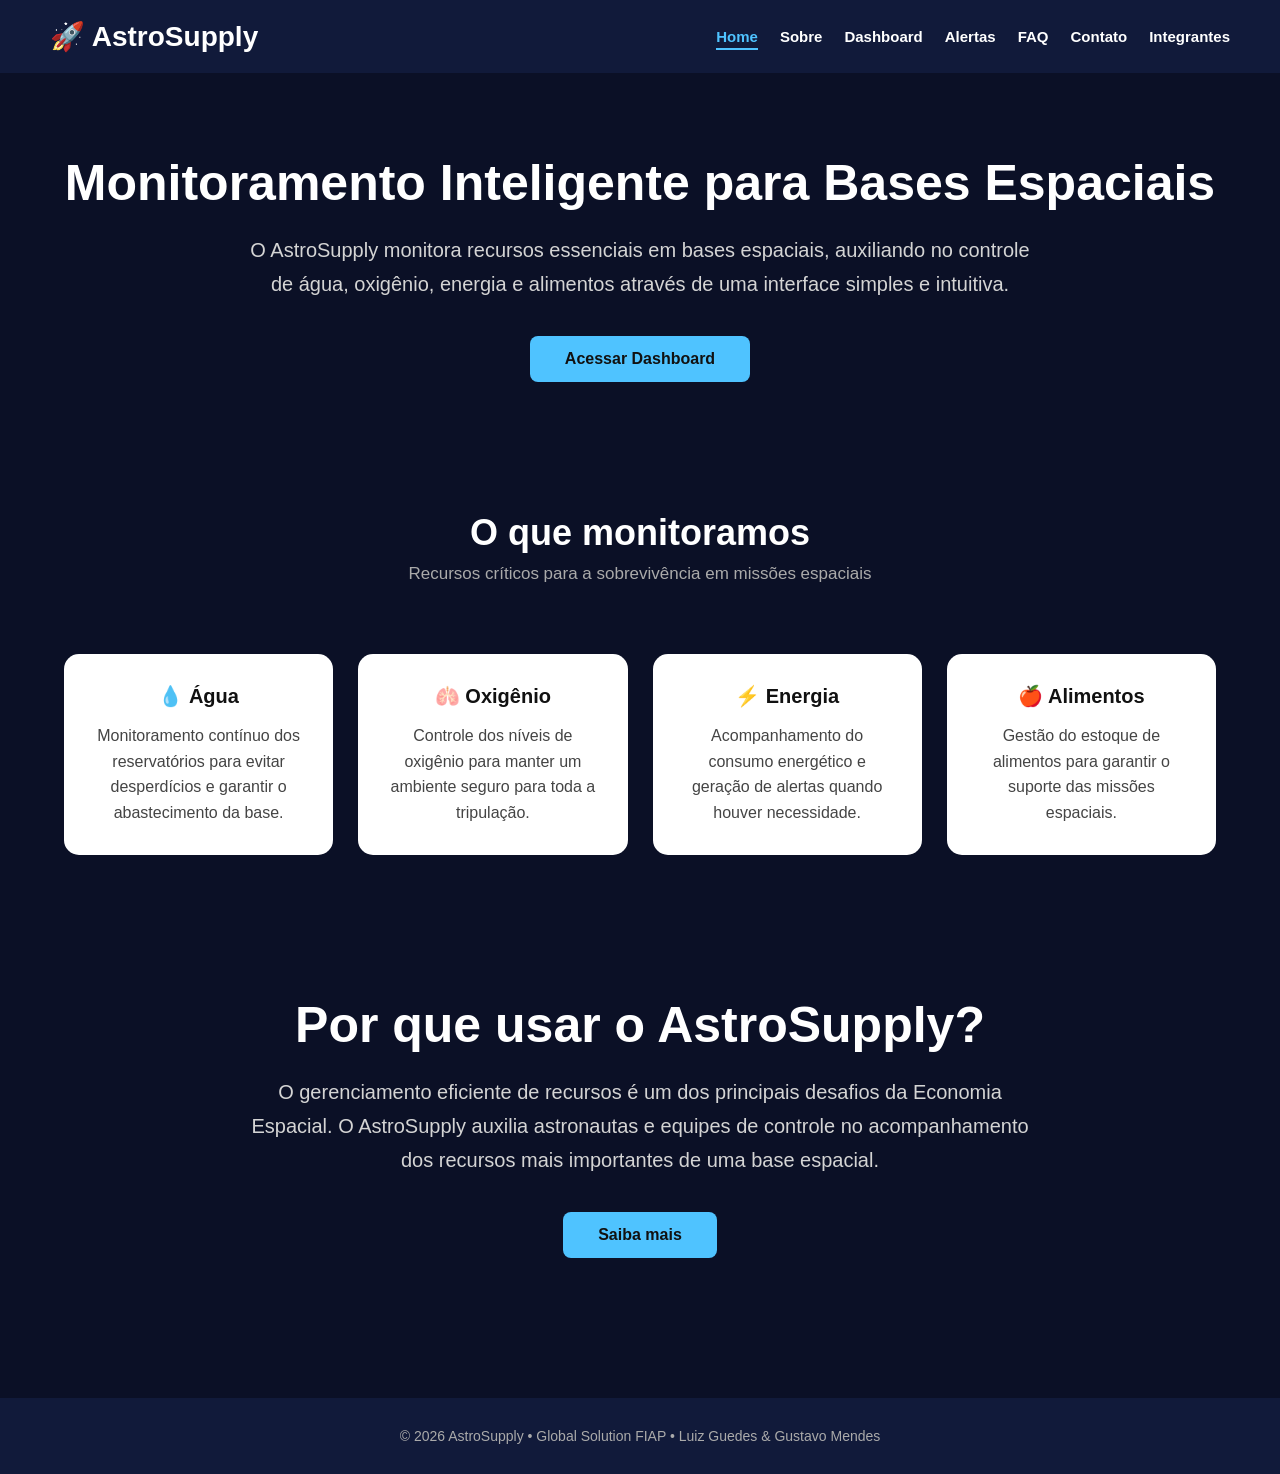
<file: index.html>
<!DOCTYPE html>
<html lang="pt-BR">

<head>
    <meta charset="UTF-8">
    <meta name="viewport" content="width=device-width, initial-scale=1.0">
    <title>AstroSupply</title>
    <link rel="stylesheet" href="css/style.css">
</head>

<body>

    <header>
        <div class="logo">
            🚀 <span>AstroSupply</span>
        </div>

        <button class="hamburguer" id="hamburguer" aria-label="Abrir menu">
            <span></span>
            <span></span>
            <span></span>
        </button>

        <nav id="menuNav">
            <ul>
                <li><a href="index.html">Home</a></li>
                <li><a href="sobre.html">Sobre</a></li>
                <li><a href="dashboard.html">Dashboard</a></li>
                <li><a href="alertas.html">Alertas</a></li>
                <li><a href="faq.html">FAQ</a></li>
                <li><a href="contato.html">Contato</a></li>
                <li><a href="integrantes.html">Integrantes</a></li>
            </ul>
        </nav>
    </header>

    <main>

        <section class="hero">
            <h1>Monitoramento Inteligente para Bases Espaciais</h1>
            <p>
                O AstroSupply monitora recursos essenciais em bases espaciais,
                auxiliando no controle de água, oxigênio, energia e alimentos
                através de uma interface simples e intuitiva.
            </p>
            <a href="dashboard.html" class="btn">Acessar Dashboard</a>
        </section>

        <section class="secao-titulo">
            <h2>O que monitoramos</h2>
            <p>Recursos críticos para a sobrevivência em missões espaciais</p>
        </section>

        <section class="cards">
            <div class="card">
                <h2>💧 Água</h2>
                <p>
                    Monitoramento contínuo dos reservatórios para evitar
                    desperdícios e garantir o abastecimento da base.
                </p>
            </div>

            <div class="card">
                <h2>🫁 Oxigênio</h2>
                <p>
                    Controle dos níveis de oxigênio para manter um ambiente
                    seguro para toda a tripulação.
                </p>
            </div>

            <div class="card">
                <h2>⚡ Energia</h2>
                <p>
                    Acompanhamento do consumo energético e geração de alertas
                    quando houver necessidade.
                </p>
            </div>

            <div class="card">
                <h2>🍎 Alimentos</h2>
                <p>
                    Gestão do estoque de alimentos para garantir o suporte
                    das missões espaciais.
                </p>
            </div>
        </section>

        <section class="hero">
            <h1>Por que usar o AstroSupply?</h1>
            <p>
                O gerenciamento eficiente de recursos é um dos principais
                desafios da Economia Espacial. O AstroSupply auxilia astronautas
                e equipes de controle no acompanhamento dos recursos mais
                importantes de uma base espacial.
            </p>
            <a href="sobre.html" class="btn">Saiba mais</a>
        </section>

    </main>

    <footer>
        <p>© 2026 AstroSupply • Global Solution FIAP • Luiz Guedes & Gustavo Mendes</p>
    </footer>

    <script src="js/script.js"></script>

</body>

</html>
</file>
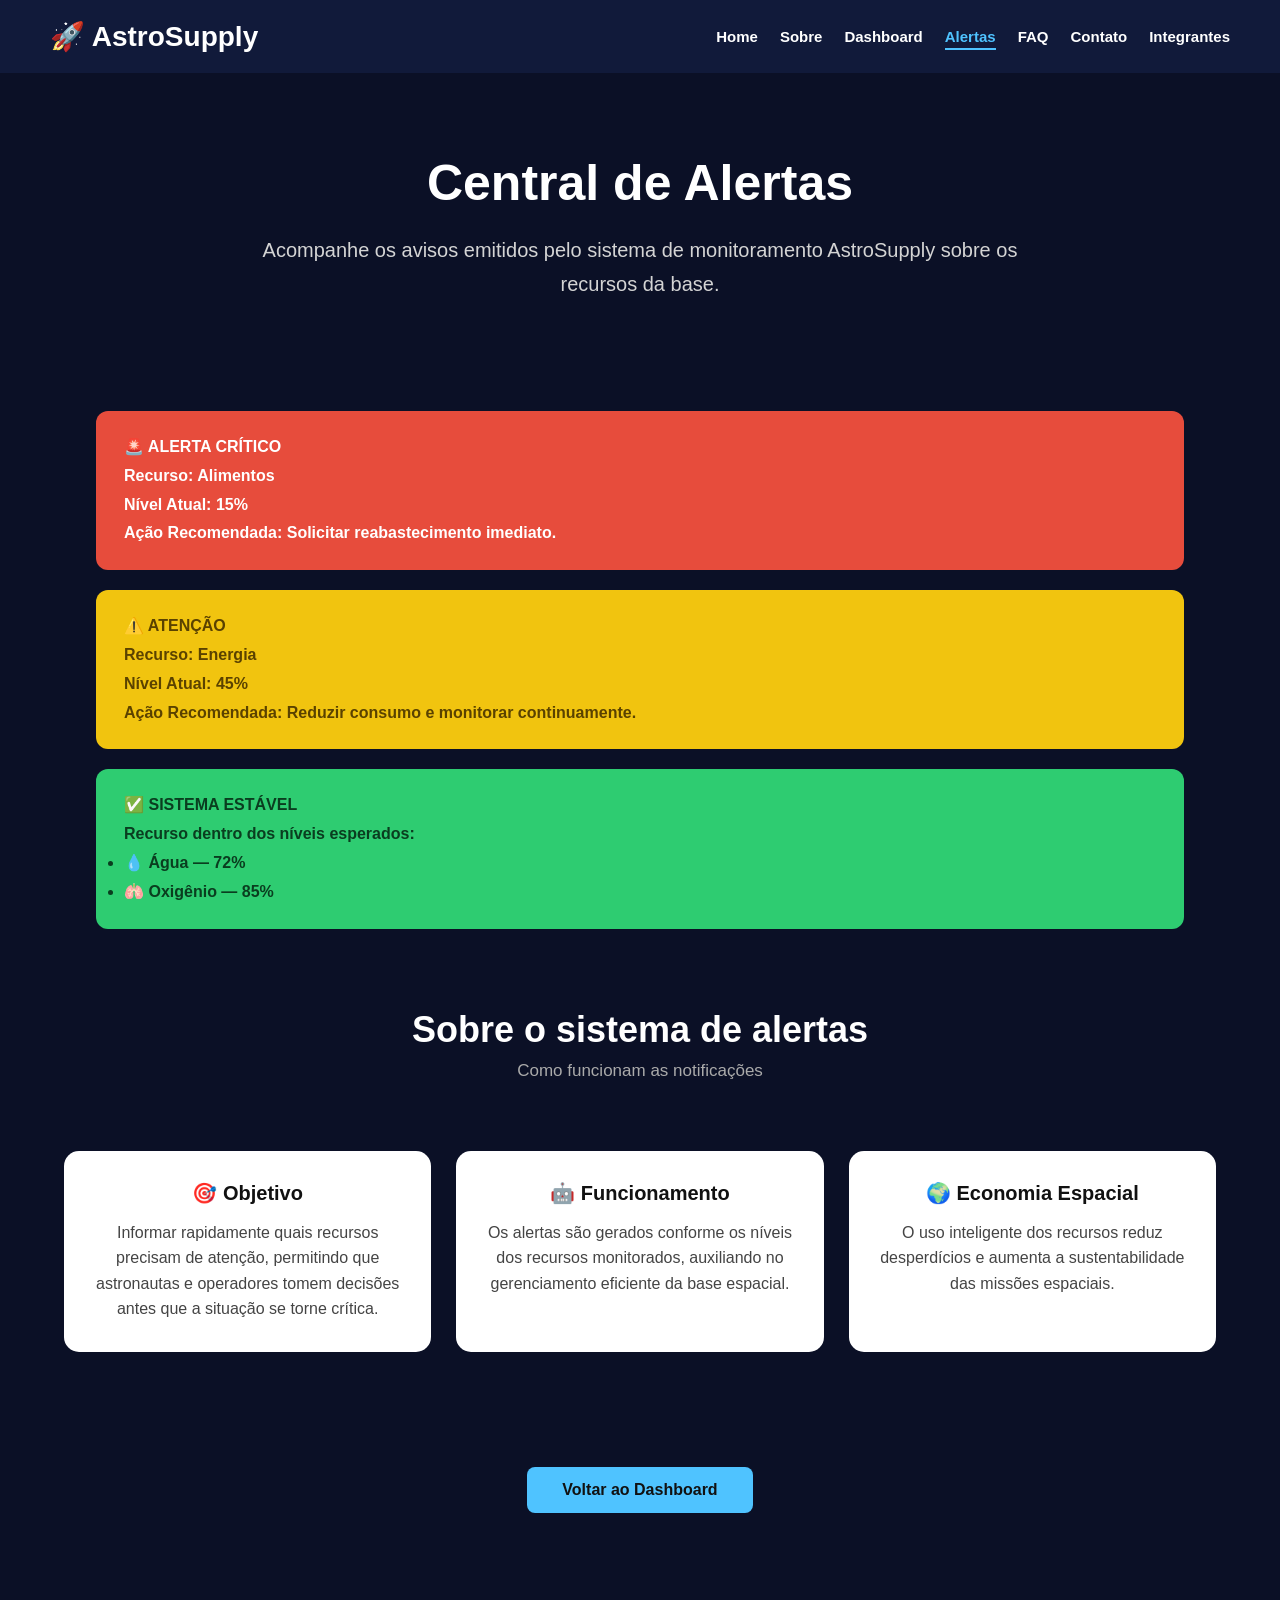
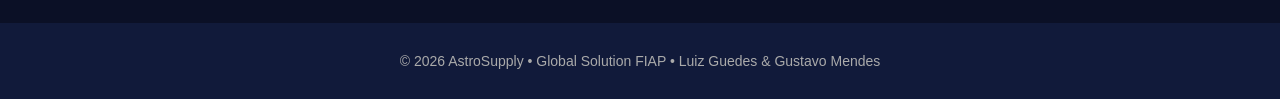
<file: alertas.html>
<!DOCTYPE html>
<html lang="pt-BR">
<head>
    <meta charset="UTF-8">
    <meta name="viewport" content="width=device-width, initial-scale=1.0">
    <title>Central de Alertas - AstroSupply</title>
    
    <link rel="stylesheet" href="css/style.css"> 
</head>
<body>

    <header>
        <div class="logo">
            🚀 <span>AstroSupply</span>
        </div>

        <button class="hamburguer" id="hamburguer" aria-label="Abrir menu">
            <span></span>
            <span></span>
            <span></span>
        </button>

        <nav id="menuNav">
            <ul>
                <li><a href="index.html">Home</a></li>
                <li><a href="sobre.html">Sobre</a></li>
                <li><a href="dashboard.html">Dashboard</a></li>
                <li><a href="alertas.html">Alertas</a></li>
                <li><a href="faq.html">FAQ</a></li>
                <li><a href="contato.html">Contato</a></li>
                <li><a href="integrantes.html">Integrantes</a></li>
            </ul>
        </nav>
    </header>

    <main>
        <section class="hero">
            <h1>Central de Alertas</h1>
            <p>
                Acompanhe os avisos emitidos pelo sistema de monitoramento
                AstroSupply sobre os recursos da base.
            </p>
        </section>

        <section class="alertas-lista">
            <div class="alerta vermelho">
                🚨 <strong>ALERTA CRÍTICO</strong>
                <p>Recurso: <strong>Alimentos</strong></p>
                <p>Nível Atual: <strong>15%</strong></p>
                <p>Ação Recomendada: Solicitar reabastecimento imediato.</p>
            </div>

            <div class="alerta amarelo">
                ⚠️ <strong>ATENÇÃO</strong>
                <p>Recurso: <strong>Energia</strong></p>
                <p>Nível Atual: <strong>45%</strong></p>
                <p>Ação Recomendada: Reduzir consumo e monitorar continuamente.</p>
            </div>

            <div class="alerta verde">
                ✅ <strong>SISTEMA ESTÁVEL</strong>
                <p>Recurso dentro dos níveis esperados:</p>
                <ul>
                    <li>💧 Água — 72%</li>
                    <li>🫁 Oxigênio — 85%</li>
                </ul>
            </div>
        </section>

        <section class="secao-titulo">
            <h2>Sobre o sistema de alertas</h2>
            <p>Como funcionam as notificações</p>
        </section>

        <section class="cards">
            <div class="card">
                <h2>🎯 Objetivo</h2>
                <p>
                    Informar rapidamente quais recursos precisam de atenção,
                    permitindo que astronautas e operadores tomem decisões
                    antes que a situação se torne crítica.
                </p>
            </div>

            <div class="card">
                <h2>🤖 Funcionamento</h2>
                <p>
                    Os alertas são gerados conforme os níveis dos recursos
                    monitorados, auxiliando no gerenciamento eficiente
                    da base espacial.
                </p>
            </div>

            <div class="card">
                <h2>🌍 Economia Espacial</h2>
                <p>
                    O uso inteligente dos recursos reduz desperdícios e
                    aumenta a sustentabilidade das missões espaciais.
                </p>
            </div>
        </section>

        <div class="secao-botao">
            <a href="dashboard.html" class="btn">Voltar ao Dashboard</a>
        </div>
    </main>

    <footer>
        <p>© 2026 AstroSupply • Global Solution FIAP • Luiz Guedes & Gustavo Mendes</p>
    </footer>

    <script src="js/script.js"></script>
</body>
</html>
</file>
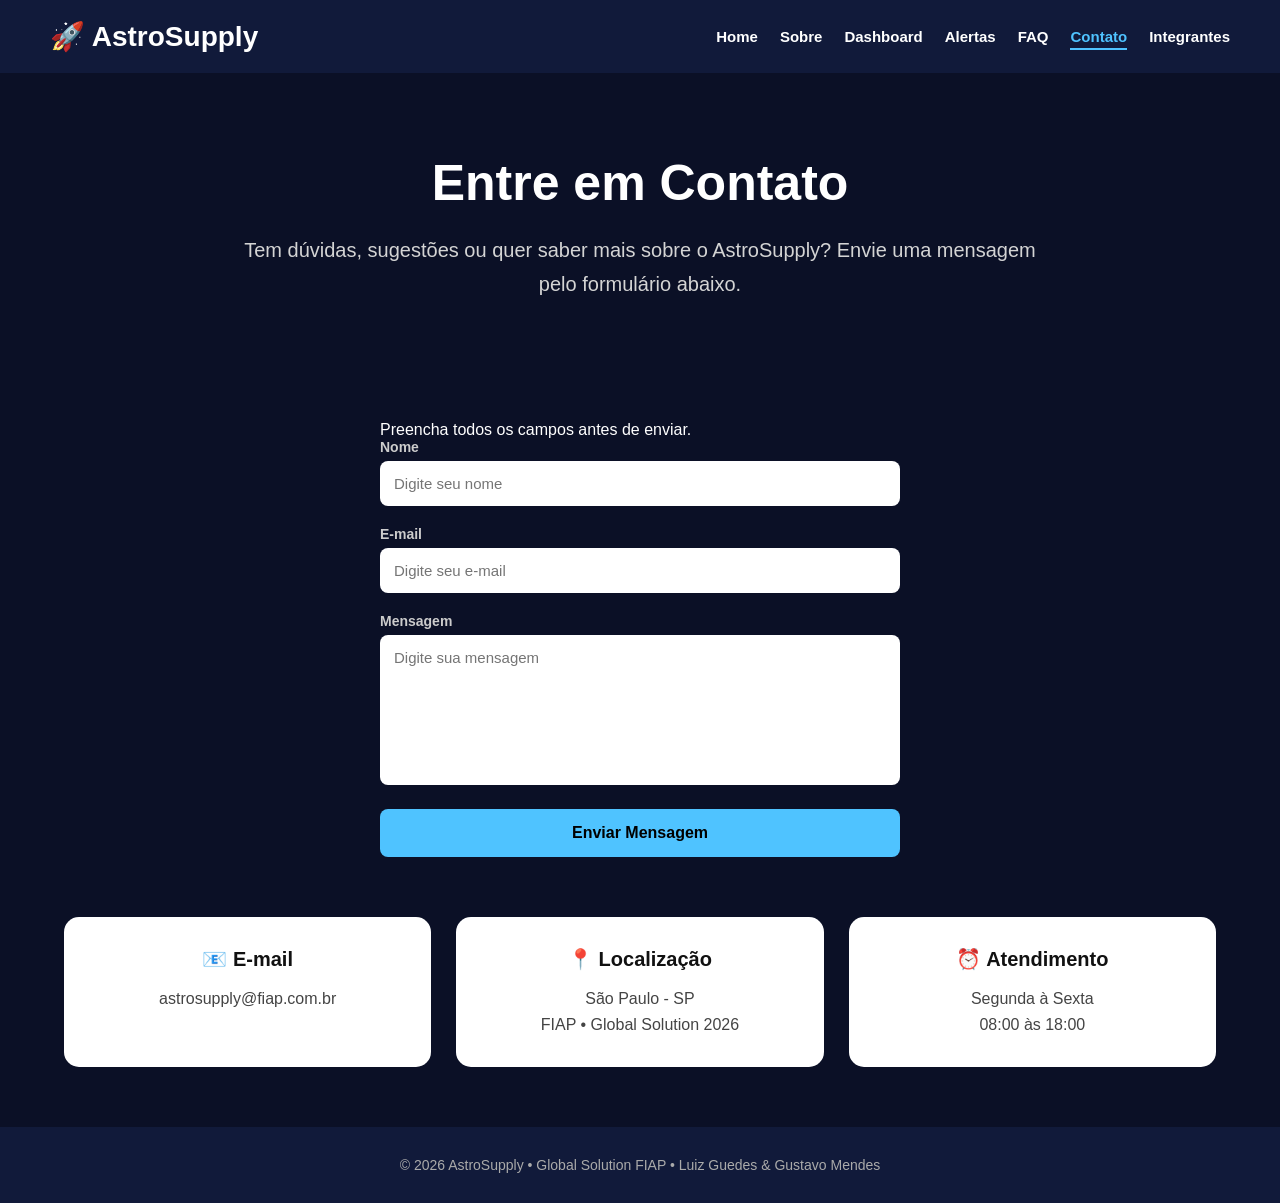
<file: contato.html>
<!DOCTYPE html>
<html lang="pt-BR">

<head>
    <meta charset="UTF-8">
    <meta name="viewport" content="width=device-width, initial-scale=1.0">
    <title>Contato - AstroSupply</title>
    <link rel="stylesheet" href="css/style.css">
</head>

<body>

    <header>
        <div class="logo">
            🚀 <span>AstroSupply</span>
        </div>

        <button class="hamburguer" id="hamburguer" aria-label="Abrir menu">
            <span></span>
            <span></span>
            <span></span>
        </button>

        <nav id="menuNav">
            <ul>
                <li><a href="index.html">Home</a></li>
                <li><a href="sobre.html">Sobre</a></li>
                <li><a href="dashboard.html">Dashboard</a></li>
                <li><a href="alertas.html">Alertas</a></li>
                <li><a href="faq.html">FAQ</a></li>
                <li><a href="contato.html">Contato</a></li>
                <li><a href="integrantes.html">Integrantes</a></li>
            </ul>
        </nav>
    </header>

    <main>

        <section class="hero">
            <h1>Entre em Contato</h1>
            <p>
                Tem dúvidas, sugestões ou quer saber mais sobre o AstroSupply?
                Envie uma mensagem pelo formulário abaixo.
            </p>
        </section>

        <div class="form-wrapper">

            <div class="msg-erro" id="msgErro">
                Preencha todos os campos antes de enviar.
            </div>

            <form id="formContato">

                <label for="nome">Nome</label>
                <input
                    type="text"
                    id="nome"
                    placeholder="Digite seu nome"
                >

                <label for="email">E-mail</label>
                <input
                    type="email"
                    id="email"
                    placeholder="Digite seu e-mail"
                >

                <label for="mensagem">Mensagem</label>
                <textarea
                    id="mensagem"
                    placeholder="Digite sua mensagem"
                ></textarea>

                <button type="submit">Enviar Mensagem</button>

            </form>

            <div class="msg-sucesso" id="msgSucesso">
                ✅ Mensagem enviada com sucesso! Entraremos em contato em breve.
            </div>

        </div>

        <section class="cards">
            <div class="card">
                <h2>📧 E-mail</h2>
                <p>astrosupply@fiap.com.br</p>
            </div>

            <div class="card">
                <h2>📍 Localização</h2>
                <p>São Paulo - SP<br>FIAP • Global Solution 2026</p>
            </div>

            <div class="card">
                <h2>⏰ Atendimento</h2>
                <p>Segunda à Sexta<br>08:00 às 18:00</p>
            </div>
        </section>

    </main>

    <footer>
        <p>© 2026 AstroSupply • Global Solution FIAP • Luiz Guedes & Gustavo Mendes</p>
    </footer>

    <script src="js/script.js"></script>

</body>

</html>
</file>
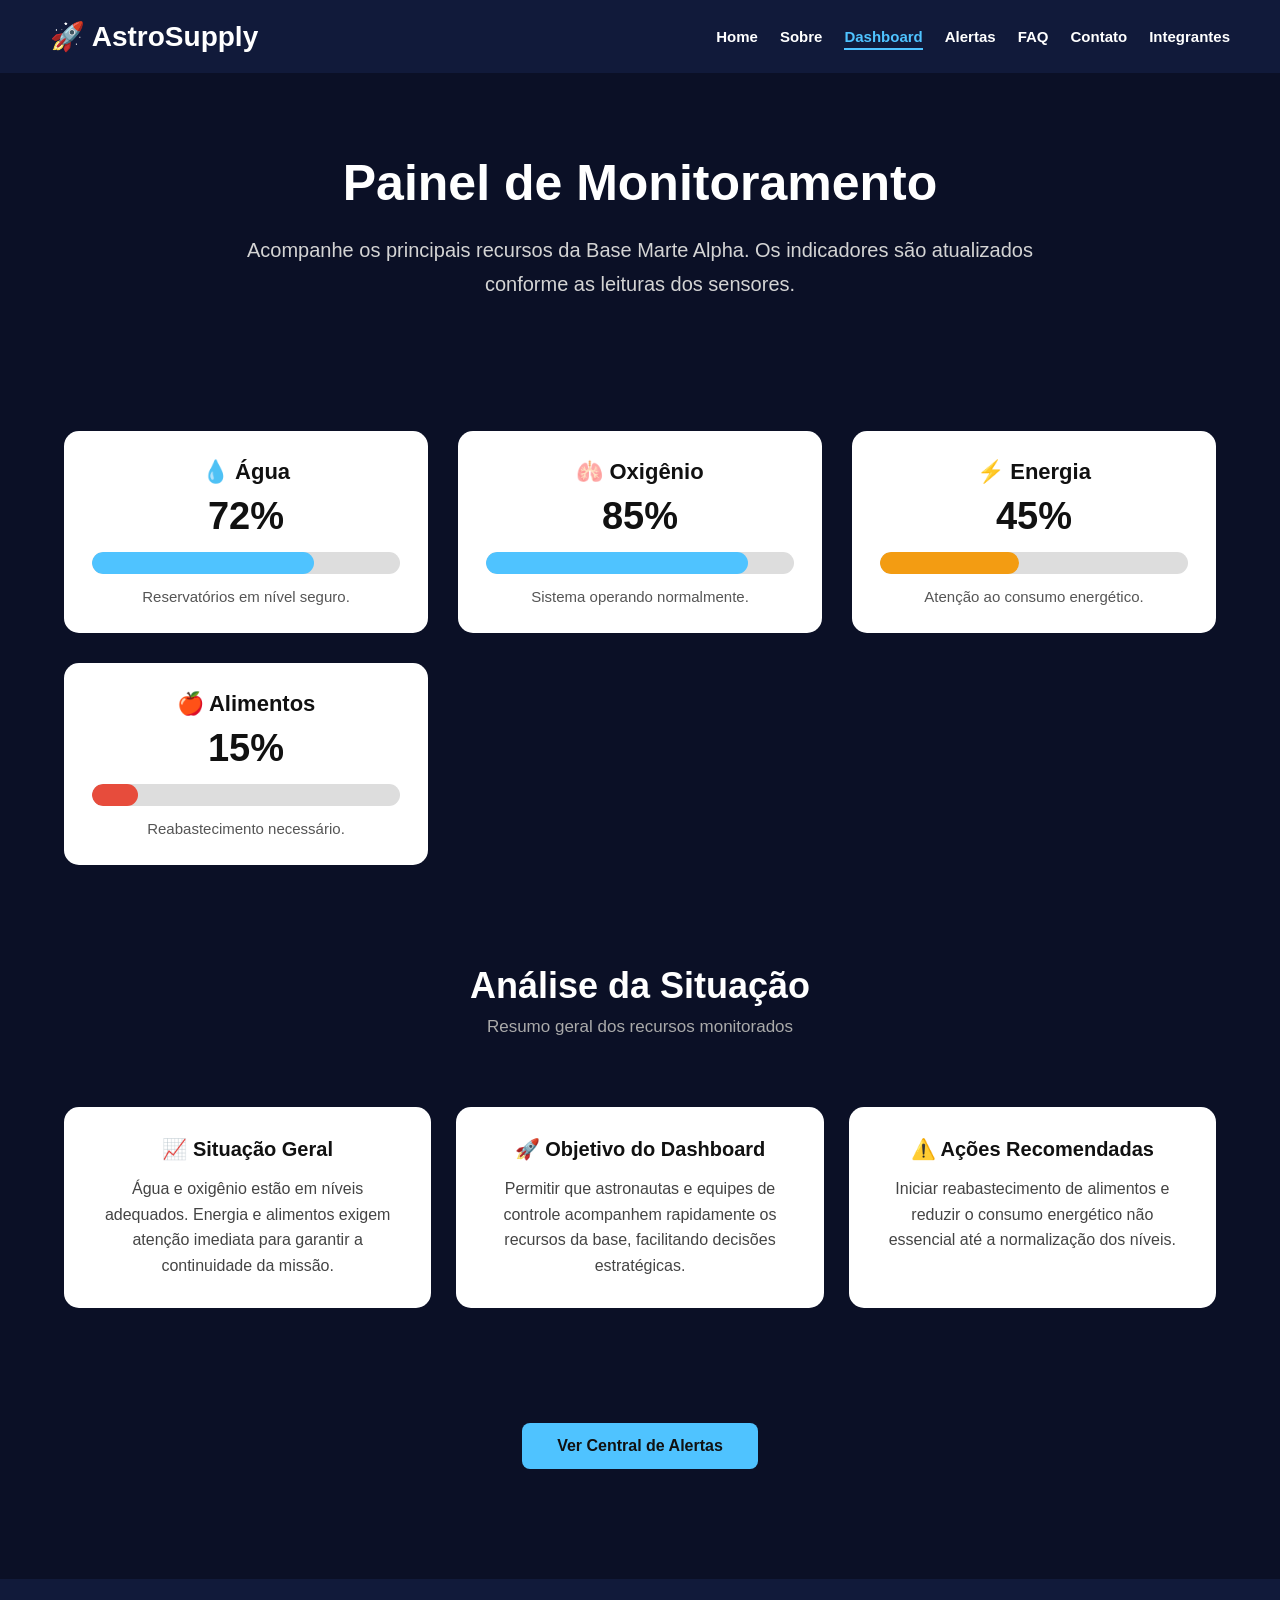
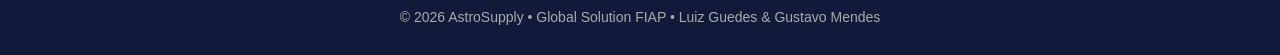
<file: dashboard.html>
<!DOCTYPE html>
<html lang="pt-BR">

<head>
    <meta charset="UTF-8">
    <meta name="viewport" content="width=device-width, initial-scale=1.0">
    <title>Dashboard - AstroSupply</title>
    <link rel="stylesheet" href="css/style.css">
</head>

<body>

    <header>
        <div class="logo">
            🚀 <span>AstroSupply</span>
        </div>

        <button class="hamburguer" id="hamburguer" aria-label="Abrir menu">
            <span></span>
            <span></span>
            <span></span>
        </button>

        <nav id="menuNav">
            <ul>
                <li><a href="index.html">Home</a></li>
                <li><a href="sobre.html">Sobre</a></li>
                <li><a href="dashboard.html">Dashboard</a></li>
                <li><a href="alertas.html">Alertas</a></li>
                <li><a href="faq.html">FAQ</a></li>
                <li><a href="contato.html">Contato</a></li>
                <li><a href="integrantes.html">Integrantes</a></li>
            </ul>
        </nav>
    </header>

    <main>

        <section class="hero">
            <h1>Painel de Monitoramento</h1>
            <p>
                Acompanhe os principais recursos da Base Marte Alpha.
                Os indicadores são atualizados conforme as leituras dos sensores.
            </p>
        </section>

        <section class="dashboard">

            <div class="recurso">
                <h2>💧 Água</h2>
                <h3>72%</h3>
                <div class="barra">
                    <div class="progresso progresso-agua"></div>
                </div>
                <p>Reservatórios em nível seguro.</p>
            </div>

            <div class="recurso">
                <h2>🫁 Oxigênio</h2>
                <h3>85%</h3>
                <div class="barra">
                    <div class="progresso progresso-oxigenio"></div>
                </div>
                <p>Sistema operando normalmente.</p>
            </div>

            <div class="recurso">
                <h2>⚡ Energia</h2>
                <h3>45%</h3>
                <div class="barra">
                    <div class="progresso progresso-energia"></div>
                </div>
                <p>Atenção ao consumo energético.</p>
            </div>

            <div class="recurso">
                <h2>🍎 Alimentos</h2>
                <h3>15%</h3>
                <div class="barra">
                    <div class="progresso progresso-alimentos"></div>
                </div>
                <p>Reabastecimento necessário.</p>
            </div>

        </section>

        <section class="secao-titulo">
            <h2>Análise da Situação</h2>
            <p>Resumo geral dos recursos monitorados</p>
        </section>

        <section class="cards">
            <div class="card">
                <h2>📈 Situação Geral</h2>
                <p>
                    Água e oxigênio estão em níveis adequados. Energia e
                    alimentos exigem atenção imediata para garantir a
                    continuidade da missão.
                </p>
            </div>

            <div class="card">
                <h2>🚀 Objetivo do Dashboard</h2>
                <p>
                    Permitir que astronautas e equipes de controle acompanhem
                    rapidamente os recursos da base, facilitando decisões
                    estratégicas.
                </p>
            </div>

            <div class="card">
                <h2>⚠️ Ações Recomendadas</h2>
                <p>
                    Iniciar reabastecimento de alimentos e reduzir o consumo
                    energético não essencial até a normalização dos níveis.
                </p>
            </div>
        </section>

        <div class="secao-botao">
            <a href="alertas.html" class="btn">Ver Central de Alertas</a>
        </div>

    </main>

    <footer>
        <p>© 2026 AstroSupply • Global Solution FIAP • Luiz Guedes & Gustavo Mendes</p>
    </footer>

    <script src="js/script.js"></script>

</body>

</html>
</file>
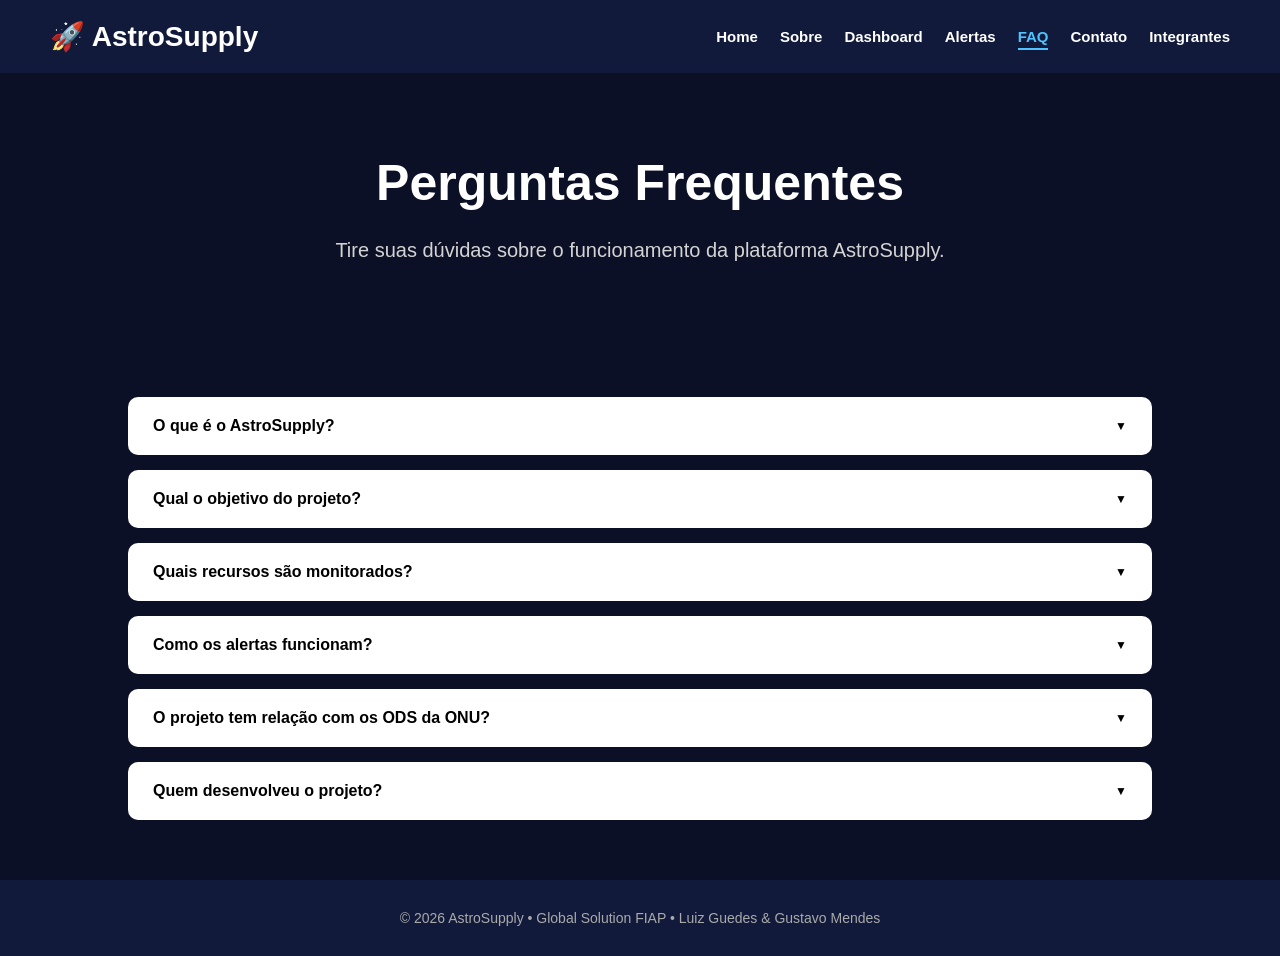
<file: faq.html>
<!DOCTYPE html>
<html lang="pt-BR">

<head>
    <meta charset="UTF-8">
    <meta name="viewport" content="width=device-width, initial-scale=1.0">
    <title>FAQ - AstroSupply</title>
    <link rel="stylesheet" href="css/style.css">
</head>

<body>

    <header>
        <div class="logo">
            🚀 <span>AstroSupply</span>
        </div>

        <button class="hamburguer" id="hamburguer" aria-label="Abrir menu">
            <span></span>
            <span></span>
            <span></span>
        </button>

        <nav id="menuNav">
            <ul>
                <li><a href="index.html">Home</a></li>
                <li><a href="sobre.html">Sobre</a></li>
                <li><a href="dashboard.html">Dashboard</a></li>
                <li><a href="alertas.html">Alertas</a></li>
                <li><a href="faq.html">FAQ</a></li>
                <li><a href="contato.html">Contato</a></li>
                <li><a href="integrantes.html">Integrantes</a></li>
            </ul>
        </nav>
    </header>

    <main>

        <section class="hero">
            <h1>Perguntas Frequentes</h1>
            <p>
                Tire suas dúvidas sobre o funcionamento da plataforma AstroSupply.
            </p>
        </section>

        <section class="faq">

            <div class="pergunta">
                <div class="pergunta-titulo">
                    O que é o AstroSupply?
                    <span class="seta">▼</span>
                </div>
                <div class="resposta">
                    O AstroSupply é uma plataforma desenvolvida para monitorar
                    recursos essenciais de bases espaciais, auxiliando no controle
                    de água, oxigênio, energia e alimentos.
                </div>
            </div>

            <div class="pergunta">
                <div class="pergunta-titulo">
                    Qual o objetivo do projeto?
                    <span class="seta">▼</span>
                </div>
                <div class="resposta">
                    O objetivo é melhorar o gerenciamento dos recursos disponíveis,
                    reduzindo desperdícios e apoiando a tomada de decisões durante
                    missões espaciais de longa duração.
                </div>
            </div>

            <div class="pergunta">
                <div class="pergunta-titulo">
                    Quais recursos são monitorados?
                    <span class="seta">▼</span>
                </div>
                <div class="resposta">
                    O sistema monitora quatro recursos essenciais: Água, Oxigênio,
                    Energia e Alimentos. Cada um possui um indicador de nível e
                    barra de progresso no Dashboard.
                </div>
            </div>

            <div class="pergunta">
                <div class="pergunta-titulo">
                    Como os alertas funcionam?
                    <span class="seta">▼</span>
                </div>
                <div class="resposta">
                    O sistema identifica automaticamente quando um recurso apresenta
                    níveis baixos e exibe alertas com cores indicando o grau de
                    criticidade: verde para estável, amarelo para atenção e
                    vermelho para crítico.
                </div>
            </div>

            <div class="pergunta">
                <div class="pergunta-titulo">
                    O projeto tem relação com os ODS da ONU?
                    <span class="seta">▼</span>
                </div>
                <div class="resposta">
                    Sim. O AstroSupply está alinhado com os Objetivos de
                    Desenvolvimento Sustentável da ONU, especialmente o ODS 9
                    (Indústria, Inovação e Infraestrutura) e o ODS 13
                    (Ação Contra a Mudança Global do Clima).
                </div>
            </div>

            <div class="pergunta">
                <div class="pergunta-titulo">
                    Quem desenvolveu o projeto?
                    <span class="seta">▼</span>
                </div>
                <div class="resposta">
                    O AstroSupply foi desenvolvido por Luiz Gustavo e Gustavo
                    Mendes da Rosa Moreira, alunos da FIAP, como parte da
                    Global Solution 2026.
                </div>
            </div>

        </section>

    </main>

    <footer>
        <p>© 2026 AstroSupply • Global Solution FIAP • Luiz Guedes & Gustavo Mendes</p>
    </footer>

    <script src="js/script.js"></script>

</body>

</html>
</file>
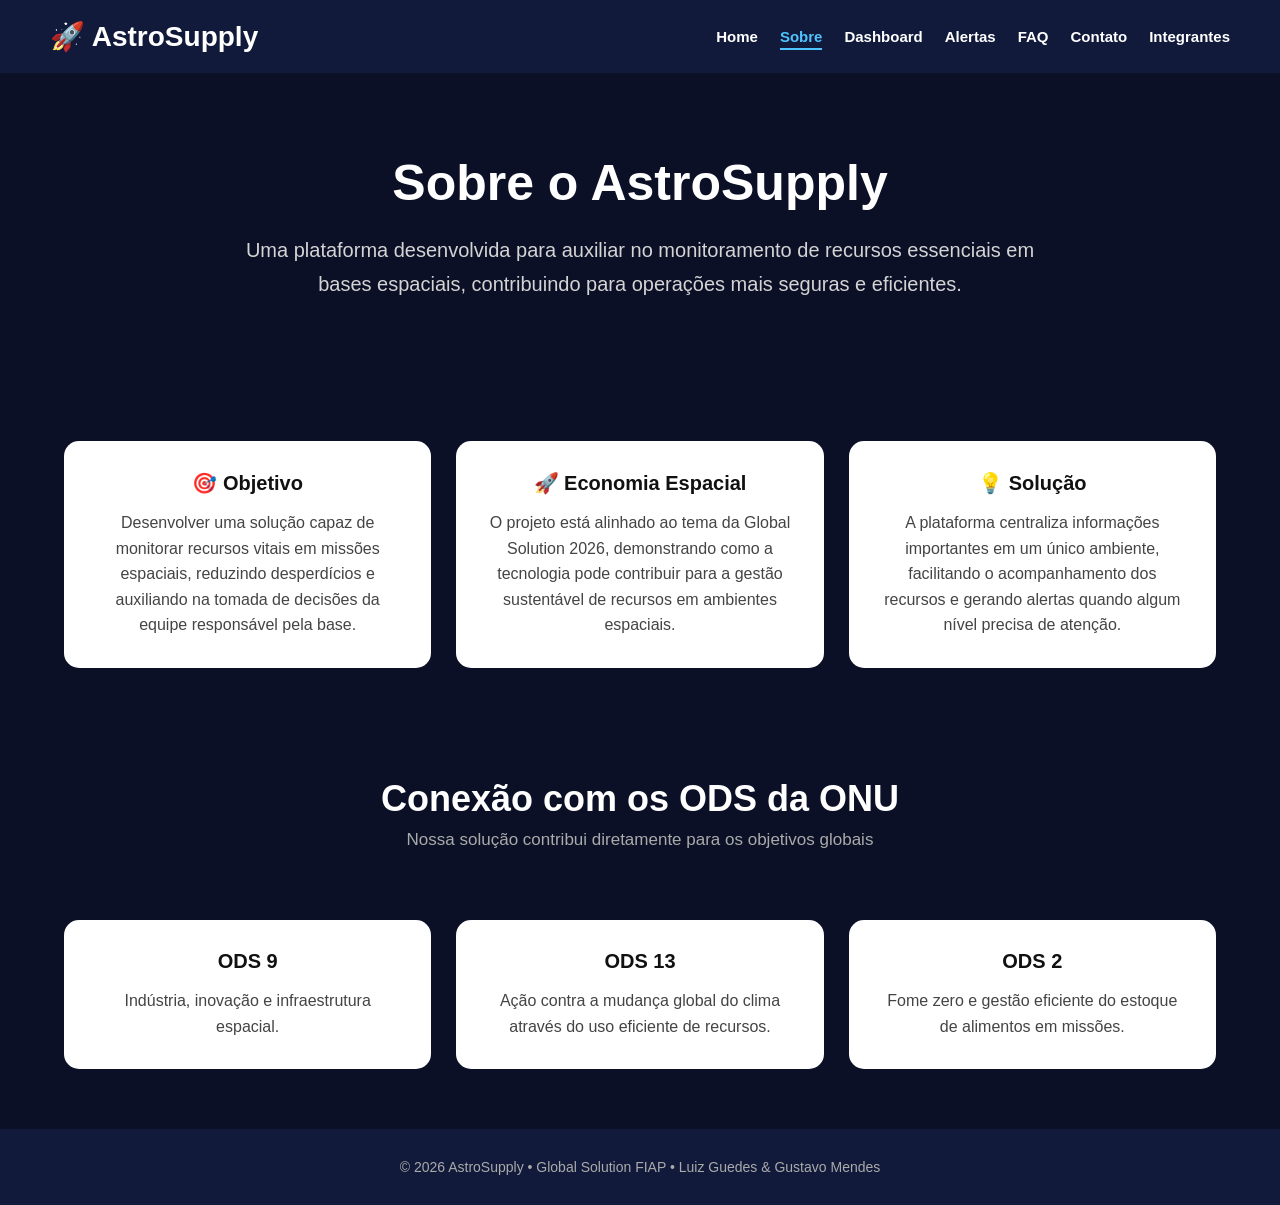
<file: sobre.html>
<!DOCTYPE html>
<html lang="pt-BR">

<head>
    <meta charset="UTF-8">
    <meta name="viewport" content="width=device-width, initial-scale=1.0">
    <title>Sobre - AstroSupply</title>
    <link rel="stylesheet" href="css/style.css">
</head>

<body>

    <header>
        <div class="logo">
            🚀 <span>AstroSupply</span>
        </div>

        <button class="hamburguer" id="hamburguer" aria-label="Abrir menu">
            <span></span>
            <span></span>
            <span></span>
        </button>

        <nav id="menuNav">
            <ul>
                <li><a href="index.html">Home</a></li>
                <li><a href="sobre.html">Sobre</a></li>
                <li><a href="dashboard.html">Dashboard</a></li>
                <li><a href="alertas.html">Alertas</a></li>
                <li><a href="faq.html">FAQ</a></li>
                <li><a href="contato.html">Contato</a></li>
                <li><a href="integrantes.html">Integrantes</a></li>
            </ul>
        </nav>
    </header>

    <main>

        <section class="hero">
            <h1>Sobre o AstroSupply</h1>
            <p>
                Uma plataforma desenvolvida para auxiliar no monitoramento
                de recursos essenciais em bases espaciais, contribuindo para
                operações mais seguras e eficientes.
            </p>
        </section>

        <section class="cards">
            <div class="card">
                <h2>🎯 Objetivo</h2>
                <p>
                    Desenvolver uma solução capaz de monitorar recursos vitais
                    em missões espaciais, reduzindo desperdícios e auxiliando
                    na tomada de decisões da equipe responsável pela base.
                </p>
            </div>

            <div class="card">
                <h2>🚀 Economia Espacial</h2>
                <p>
                    O projeto está alinhado ao tema da Global Solution 2026,
                    demonstrando como a tecnologia pode contribuir para a
                    gestão sustentável de recursos em ambientes espaciais.
                </p>
            </div>

            <div class="card">
                <h2>💡 Solução</h2>
                <p>
                    A plataforma centraliza informações importantes em um único
                    ambiente, facilitando o acompanhamento dos recursos e
                    gerando alertas quando algum nível precisa de atenção.
                </p>
            </div>
        </section>

        <section class="secao-titulo">
            <h2>Conexão com os ODS da ONU</h2>
            <p>Nossa solução contribui diretamente para os objetivos globais</p>
        </section>

        <section class="cards">
            <div class="card">
                <h2>ODS 9</h2>
                <p>Indústria, inovação e infraestrutura espacial.</p>
            </div>

            <div class="card">
                <h2>ODS 13</h2>
                <p>Ação contra a mudança global do clima através do uso eficiente de recursos.</p>
            </div>

            <div class="card">
                <h2>ODS 2</h2>
                <p>Fome zero e gestão eficiente do estoque de alimentos em missões.</p>
            </div>
        </section>

    </main>

    <footer>
        <p>© 2026 AstroSupply • Global Solution FIAP • Luiz Guedes & Gustavo Mendes</p>
    </footer>

    <script src="js/script.js"></script>

</body>

</html>
</file>
<file: css/style.css>
* {
    margin: 0;
    padding: 0;
    box-sizing: border-box;
}

body {
    font-family: Arial, Helvetica, sans-serif;
    background: #0b1026;
    color: white;
}

header {
    background: #111a3a;
    padding: 20px 50px;
    display: flex;
    justify-content: space-between;
    align-items: center;
    position: sticky;
    top: 0;
    z-index: 999;
}

.logo {
    font-size: 28px;
    font-weight: bold;
    color: #4fc3ff;
}

.logo span {
    color: white;
}

nav ul {
    display: flex;
    list-style: none;
    gap: 22px;
}

nav a {
    text-decoration: none;
    color: white;
    font-weight: bold;
    font-size: 15px;
    transition: color 0.3s;
}

nav a:hover {
    color: #4fc3ff;
}

nav a.ativo {
    color: #4fc3ff;
    border-bottom: 2px solid #4fc3ff;
    padding-bottom: 3px;
}

.hero {
    text-align: center;
    padding: 80px 30px;
}

.hero h1 {
    font-size: 50px;
    margin-bottom: 20px;
    line-height: 1.2;
}

.hero p {
    width: 65%;
    margin: auto;
    font-size: 20px;
    color: #d4d4d4;
    line-height: 1.7;
}

footer {
    background: #111a3a;
    text-align: center;
    padding: 30px;
    margin-top: 60px;
    color: #aaa;
    font-size: 14px;
}

.hamburguer {
    display: none;
    flex-direction: column;
    gap: 5px;
    cursor: pointer;
    background: none;
    border: none;
    padding: 5px;
}

.hamburguer span {
    display: block;
    width: 25px;
    height: 3px;
    background: white;
    border-radius: 3px;
    transition: all 0.3s;
}

.hamburguer.aberto span:nth-child(1) {
    transform: rotate(45deg) translate(5px, 6px);
}

.hamburguer.aberto span:nth-child(2) {
    opacity: 0;
}

.hamburguer.aberto span:nth-child(3) {
    transform: rotate(-45deg) translate(5px, -6px);
}

.btn {
    display: inline-block;
    margin-top: 35px;
    background: #4fc3ff;
    color: #111;
    padding: 14px 35px;
    text-decoration: none;
    border-radius: 8px;
    font-weight: bold;
    font-size: 16px;
    transition: 0.3s;
}

.btn:hover {
    background: white;
    color: #111;
}

.secao-titulo {
    text-align: center;
    padding: 50px 20px 10px;
}

.secao-titulo h2 {
    font-size: 36px;
    color: white;
    margin-bottom: 10px;
}

.secao-titulo p {
    color: #aaa;
    font-size: 17px;
}

.cards {
    width: 90%;
    margin: 60px auto;
    display: grid;
    grid-template-columns: repeat(auto-fit, minmax(250px, 1fr));
    gap: 25px;
}

.card {
    background: white;
    color: #111;
    border-radius: 15px;
    padding: 30px;
    text-align: center;
    transition: transform 0.3s;
}

.card:hover {
    transform: translateY(-8px);
}

.card h2 {
    margin-bottom: 15px;
    font-size: 20px;
}

.card p {
    color: #444;
    line-height: 1.6;
}

.dashboard {
    width: 90%;
    margin: 50px auto;
    display: grid;
    grid-template-columns: repeat(auto-fit, minmax(270px, 1fr));
    gap: 30px;
}

.recurso {
    background: white;
    color: #111;
    padding: 28px;
    border-radius: 15px;
    text-align: center;
}

.recurso h2 {
    margin-bottom: 10px;
    font-size: 22px;
}

.recurso h3 {
    font-size: 38px;
    margin-bottom: 14px;
    color: #111;
}

.barra {
    width: 100%;
    height: 22px;
    background: #ddd;
    border-radius: 20px;
    overflow: hidden;
    margin-bottom: 14px;
}

.progresso {
    height: 100%;
    background: #4fc3ff;
    border-radius: 20px;
}

.progresso-agua {
    width: 72%;
}

.progresso-oxigenio {
    width: 85%;
}

.progresso-energia {
    width: 45%;
    background: #f39c12;
}

.progresso-alimentos {
    width: 15%;
    background: #e74c3c;
}

.secao-botao {
    text-align: center;
    padding: 20px 0 50px;
}

.recurso p {
    color: #555;
    font-size: 15px;
}

.alertas-lista {
    width: 85%;
    margin: 30px auto;
}

.alerta {
    width: 100%;
    margin: 20px auto;
    padding: 22px 28px;
    border-radius: 12px;
    font-weight: bold;
    font-size: 16px;
    line-height: 1.8;
}

.verde {
    background: #2ecc71;
    color: #0a3d1f;
}

.amarelo {
    background: #f1c40f;
    color: #5a4200;
}

.vermelho {
    background: #e74c3c;
    color: white;
}

.faq {
    width: 80%;
    margin: 50px auto;
}

.pergunta {
    background: white;
    color: black;
    margin-bottom: 15px;
    border-radius: 10px;
    overflow: hidden;
}

.pergunta-titulo {
    padding: 20px 25px;
    cursor: pointer;
    display: flex;
    justify-content: space-between;
    align-items: center;
    font-size: 16px;
    font-weight: bold;
    user-select: none;
    transition: background 0.3s;
}

.pergunta-titulo:hover {
    background: #f0f0f0;
}

.pergunta-titulo .seta {
    font-size: 12px;
    transition: transform 0.3s;
}

.pergunta-titulo.aberta .seta {
    transform: rotate(180deg);
}

.resposta {
    display: none;
    padding: 0 25px 20px;
    color: #444;
    line-height: 1.7;
    font-size: 15px;
    border-top: 1px solid #eee;
}

.form-wrapper {
    width: 520px;
    max-width: 90%;
    margin: 40px auto;
}

.form-wrapper label {
    display: block;
    margin-bottom: 6px;
    font-weight: bold;
    font-size: 14px;
    color: #ccc;
}

.form-wrapper input,
.form-wrapper textarea {
    width: 100%;
    margin-bottom: 20px;
    padding: 14px;
    border: none;
    border-radius: 8px;
    font-size: 15px;
    font-family: Arial, sans-serif;
}

.form-wrapper textarea {
    resize: none;
    height: 150px;
}

.form-wrapper button {
    width: 100%;
    background: #4fc3ff;
    border: none;
    padding: 15px;
    border-radius: 8px;
    font-size: 16px;
    cursor: pointer;
    font-weight: bold;
    transition: 0.3s;
}

.form-wrapper button:hover {
    background: white;
}

.msg-sucesso {
    display: none;
    background: #2ecc71;
    color: white;
}
.integrantes-container {
    display: flex;
    flex-wrap: wrap;
    gap: 30px;
    justify-content: center;
    padding: 20px;
}

.card-integrante {
    background-color: #ffffff;
    border: 1px solid #e0e0e0;
    border-radius: 8px;
    box-shadow: 0 4px 6px rgba(0, 0, 0, 0.1);
    display: flex;
    align-items: center;
    padding: 20px;
    max-width: 500px;
    width: 100%;
}

.foto-container {
    flex-shrink: 0;
    margin-right: 20px;
}

.foto-perfil {
    width: 120px;
    height: 120px;
    border-radius: 50%;
    object-fit: cover;
    display: block;
}

.info-container {
    display: flex;
    flex-direction: column;
}

.info-container h2 {
    margin: 0 0 5px 0;
    font-size: 1.4rem;
}

.info-container p {
    margin: 2px 0;
}

.links-sociais {
    margin-top: 10px;
}

.links-sociais a {
    margin-right: 15px;
    text-decoration: none;
    font-weight: bold;
}
</file>
